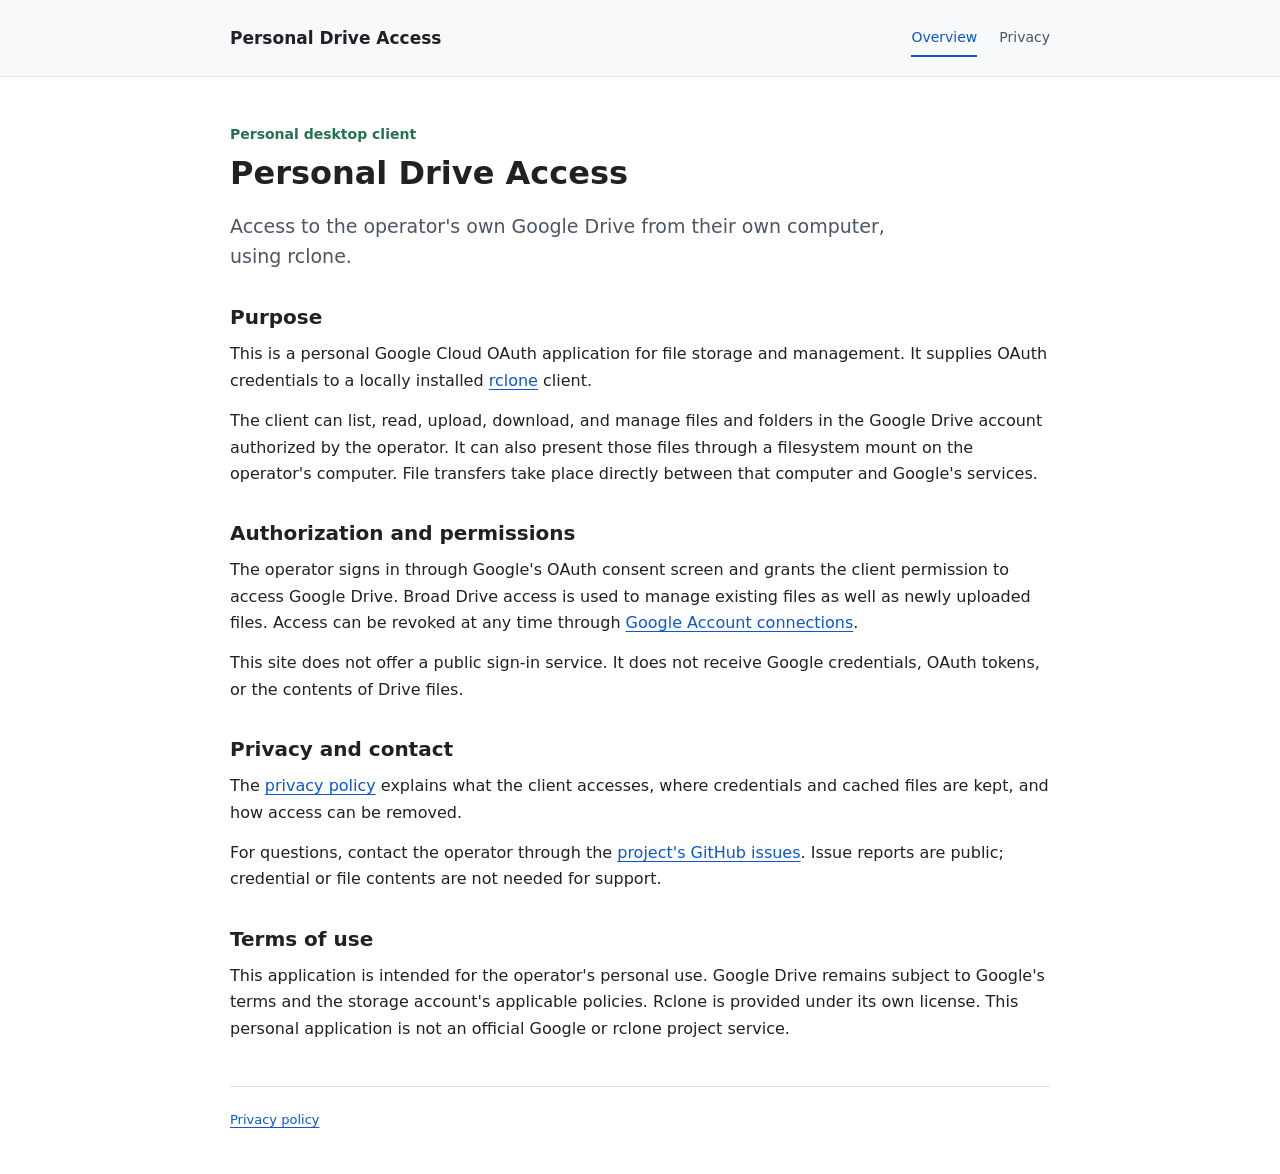
<file: index.html>
<!doctype html>
<html lang="en">
<head>
  <meta charset="utf-8">
  <meta name="viewport" content="width=device-width, initial-scale=1">
  <meta name="description" content="Personal Drive Access is a local rclone client for managing the authorized user's own Google Drive files.">
  <meta name="robots" content="noindex">
  <title>Personal Drive Access</title>
  <link rel="canonical" href="https://shadowcollecter.github.io/drive-mount-oauth/">
  <link rel="stylesheet" href="styles.css">
</head>
<body>
  <header class="site-header">
    <div class="inner">
      <a class="brand" href="./">Personal Drive Access</a>
      <nav aria-label="Main navigation">
        <a href="./" aria-current="page">Overview</a>
        <a href="privacy.html">Privacy</a>
      </nav>
    </div>
  </header>
  <main class="inner">
    <p class="eyebrow">Personal desktop client</p>
    <h1>Personal Drive Access</h1>
    <p class="lead">Access to the operator's own Google Drive from their own computer, using rclone.</p>

    <section aria-labelledby="purpose">
      <h2 id="purpose">Purpose</h2>
      <p>This is a personal Google Cloud OAuth application for file storage and management. It supplies OAuth credentials to a locally installed <a href="https://rclone.org/">rclone</a> client.</p>
      <p>The client can list, read, upload, download, and manage files and folders in the Google Drive account authorized by the operator. It can also present those files through a filesystem mount on the operator's computer. File transfers take place directly between that computer and Google's services.</p>
    </section>

    <section aria-labelledby="authorization">
      <h2 id="authorization">Authorization and permissions</h2>
      <p>The operator signs in through Google's OAuth consent screen and grants the client permission to access Google Drive. Broad Drive access is used to manage existing files as well as newly uploaded files. Access can be revoked at any time through <a href="https://myaccount.google.com/connections">Google Account connections</a>.</p>
      <p>This site does not offer a public sign-in service. It does not receive Google credentials, OAuth tokens, or the contents of Drive files.</p>
    </section>

    <section aria-labelledby="privacy">
      <h2 id="privacy">Privacy and contact</h2>
      <p>The <a href="privacy.html">privacy policy</a> explains what the client accesses, where credentials and cached files are kept, and how access can be removed.</p>
      <p>For questions, contact the operator through the <a href="https://github.com/shadowcollecter/drive-mount-oauth/issues">project's GitHub issues</a>. Issue reports are public; credential or file contents are not needed for support.</p>
    </section>

    <section aria-labelledby="terms">
      <h2 id="terms">Terms of use</h2>
      <p>This application is intended for the operator's personal use. Google Drive remains subject to Google's terms and the storage account's applicable policies. Rclone is provided under its own license. This personal application is not an official Google or rclone project service.</p>
    </section>
  </main>
  <footer class="inner">
    <p><a href="privacy.html">Privacy policy</a></p>
  </footer>
</body>
</html>
</file>
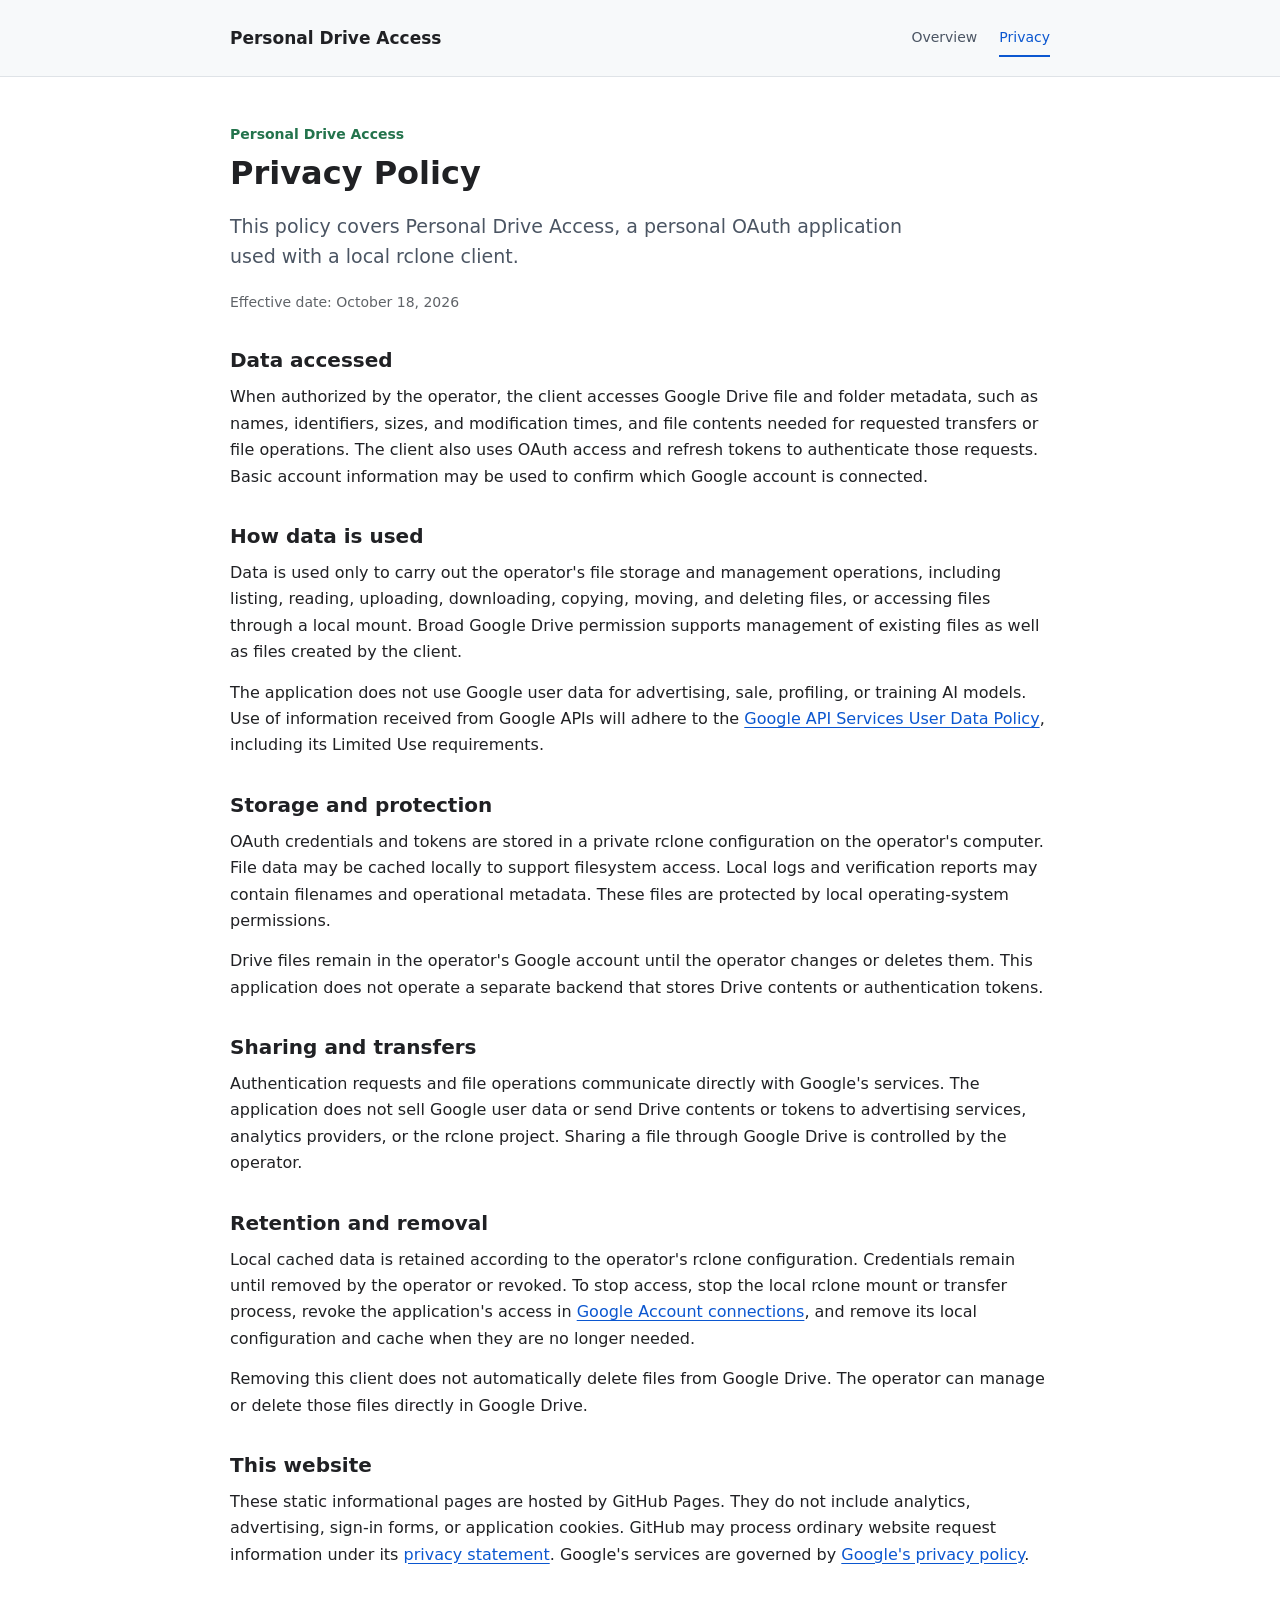
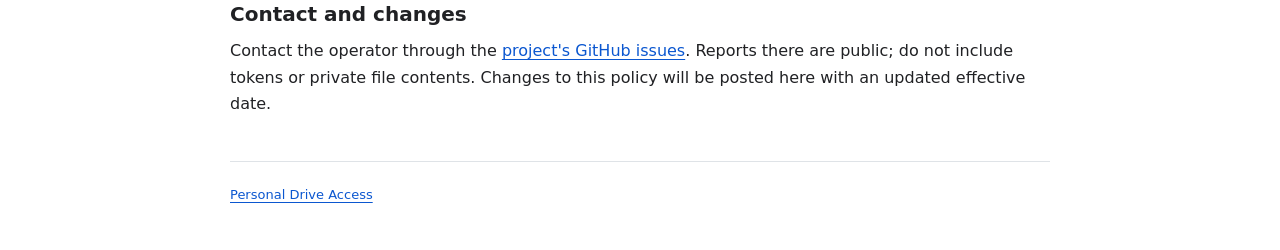
<file: privacy.html>
<!doctype html>
<html lang="en">
<head>
  <meta charset="utf-8">
  <meta name="viewport" content="width=device-width, initial-scale=1">
  <meta name="description" content="Privacy policy for the Personal Drive Access local rclone OAuth application.">
  <meta name="robots" content="noindex">
  <title>Privacy Policy | Personal Drive Access</title>
  <link rel="canonical" href="https://shadowcollecter.github.io/drive-mount-oauth/privacy.html">
  <link rel="stylesheet" href="styles.css">
</head>
<body>
  <header class="site-header">
    <div class="inner">
      <a class="brand" href="./">Personal Drive Access</a>
      <nav aria-label="Main navigation">
        <a href="./">Overview</a>
        <a href="privacy.html" aria-current="page">Privacy</a>
      </nav>
    </div>
  </header>
  <main class="inner">
    <p class="eyebrow">Personal Drive Access</p>
    <h1>Privacy Policy</h1>
    <p class="lead">This policy covers Personal Drive Access, a personal OAuth application used with a local rclone client.</p>
    <p class="updated">Effective date: October 18, 2026</p>

    <section aria-labelledby="access">
      <h2 id="access">Data accessed</h2>
      <p>When authorized by the operator, the client accesses Google Drive file and folder metadata, such as names, identifiers, sizes, and modification times, and file contents needed for requested transfers or file operations. The client also uses OAuth access and refresh tokens to authenticate those requests. Basic account information may be used to confirm which Google account is connected.</p>
    </section>

    <section aria-labelledby="use">
      <h2 id="use">How data is used</h2>
      <p>Data is used only to carry out the operator's file storage and management operations, including listing, reading, uploading, downloading, copying, moving, and deleting files, or accessing files through a local mount. Broad Google Drive permission supports management of existing files as well as files created by the client.</p>
      <p>The application does not use Google user data for advertising, sale, profiling, or training AI models. Use of information received from Google APIs will adhere to the <a href="https://developers.google.com/terms/api-services-user-data-policy">Google API Services User Data Policy</a>, including its Limited Use requirements.</p>
    </section>

    <section aria-labelledby="storage">
      <h2 id="storage">Storage and protection</h2>
      <p>OAuth credentials and tokens are stored in a private rclone configuration on the operator's computer. File data may be cached locally to support filesystem access. Local logs and verification reports may contain filenames and operational metadata. These files are protected by local operating-system permissions.</p>
      <p>Drive files remain in the operator's Google account until the operator changes or deletes them. This application does not operate a separate backend that stores Drive contents or authentication tokens.</p>
    </section>

    <section aria-labelledby="sharing">
      <h2 id="sharing">Sharing and transfers</h2>
      <p>Authentication requests and file operations communicate directly with Google's services. The application does not sell Google user data or send Drive contents or tokens to advertising services, analytics providers, or the rclone project. Sharing a file through Google Drive is controlled by the operator.</p>
    </section>

    <section aria-labelledby="retention">
      <h2 id="retention">Retention and removal</h2>
      <p>Local cached data is retained according to the operator's rclone configuration. Credentials remain until removed by the operator or revoked. To stop access, stop the local rclone mount or transfer process, revoke the application's access in <a href="https://myaccount.google.com/connections">Google Account connections</a>, and remove its local configuration and cache when they are no longer needed.</p>
      <p>Removing this client does not automatically delete files from Google Drive. The operator can manage or delete those files directly in Google Drive.</p>
    </section>

    <section aria-labelledby="website">
      <h2 id="website">This website</h2>
      <p>These static informational pages are hosted by GitHub Pages. They do not include analytics, advertising, sign-in forms, or application cookies. GitHub may process ordinary website request information under its <a href="https://docs.github.com/en/site-policy/privacy-policies/github-general-privacy-statement">privacy statement</a>. Google's services are governed by <a href="https://policies.google.com/privacy">Google's privacy policy</a>.</p>
    </section>

    <section aria-labelledby="contact">
      <h2 id="contact">Contact and changes</h2>
      <p>Contact the operator through the <a href="https://github.com/shadowcollecter/drive-mount-oauth/issues">project's GitHub issues</a>. Reports there are public; do not include tokens or private file contents. Changes to this policy will be posted here with an updated effective date.</p>
    </section>
  </main>
  <footer class="inner">
    <p><a href="./">Personal Drive Access</a></p>
  </footer>
</body>
</html>
</file>
<file: styles.css>
:root {
  color-scheme: light;
  font-family: system-ui, -apple-system, BlinkMacSystemFont, "Segoe UI", sans-serif;
  color: #202124;
  background: #ffffff;
  font-synthesis: none;
  letter-spacing: 0;
}
* { box-sizing: border-box; }
body { margin: 0; font-size: 16px; line-height: 1.65; }
.inner { width: min(100% - 40px, 820px); margin-inline: auto; }
.site-header { border-bottom: 1px solid #dfe3e7; background: #f7f9fa; }
.site-header .inner { display: flex; align-items: center; justify-content: space-between; flex-wrap: wrap; gap: 12px 24px; min-height: 76px; padding-block: 18px; }
.brand { color: #202124; font-size: 17px; font-weight: 650; text-decoration: none; }
nav { display: flex; gap: 22px; }
nav a { font-size: 14px; text-decoration: none; color: #4b5563; padding-block: 5px; }
nav a[aria-current="page"] { color: #0b57d0; box-shadow: 0 2px #0b57d0; }
main { padding-block: 46px 30px; }
.eyebrow { margin: 0 0 8px; color: #23734c; font-size: 14px; font-weight: 650; }
h1 { font-size: 32px; line-height: 1.2; margin: 0 0 20px; font-weight: 650; }
.lead { color: #4b5563; font-size: 19px; line-height: 1.55; max-width: 700px; }
h2 { margin: 0 0 10px; font-size: 20px; line-height: 1.4; font-weight: 650; }
section { margin-top: 32px; }
p { margin: 0 0 14px; overflow-wrap: anywhere; }
a { color: #0b57d0; text-underline-offset: 3px; overflow-wrap: anywhere; }
a:hover { text-decoration-thickness: 2px; }
a:focus-visible { outline: 2px solid #0b57d0; outline-offset: 4px; }
.updated { color: #5f6368; font-size: 14px; margin-top: 20px; }
footer { border-top: 1px solid #dfe3e7; padding-block: 22px 30px; color: #5f6368; font-size: 13px; }
@media (max-width: 480px) {
  .inner { width: calc(100% - 32px); }
  .site-header .inner { min-height: 72px; }
  main { padding-block: 32px 24px; }
  h1 { font-size: 28px; }
  .lead { font-size: 18px; }
}
</file>
